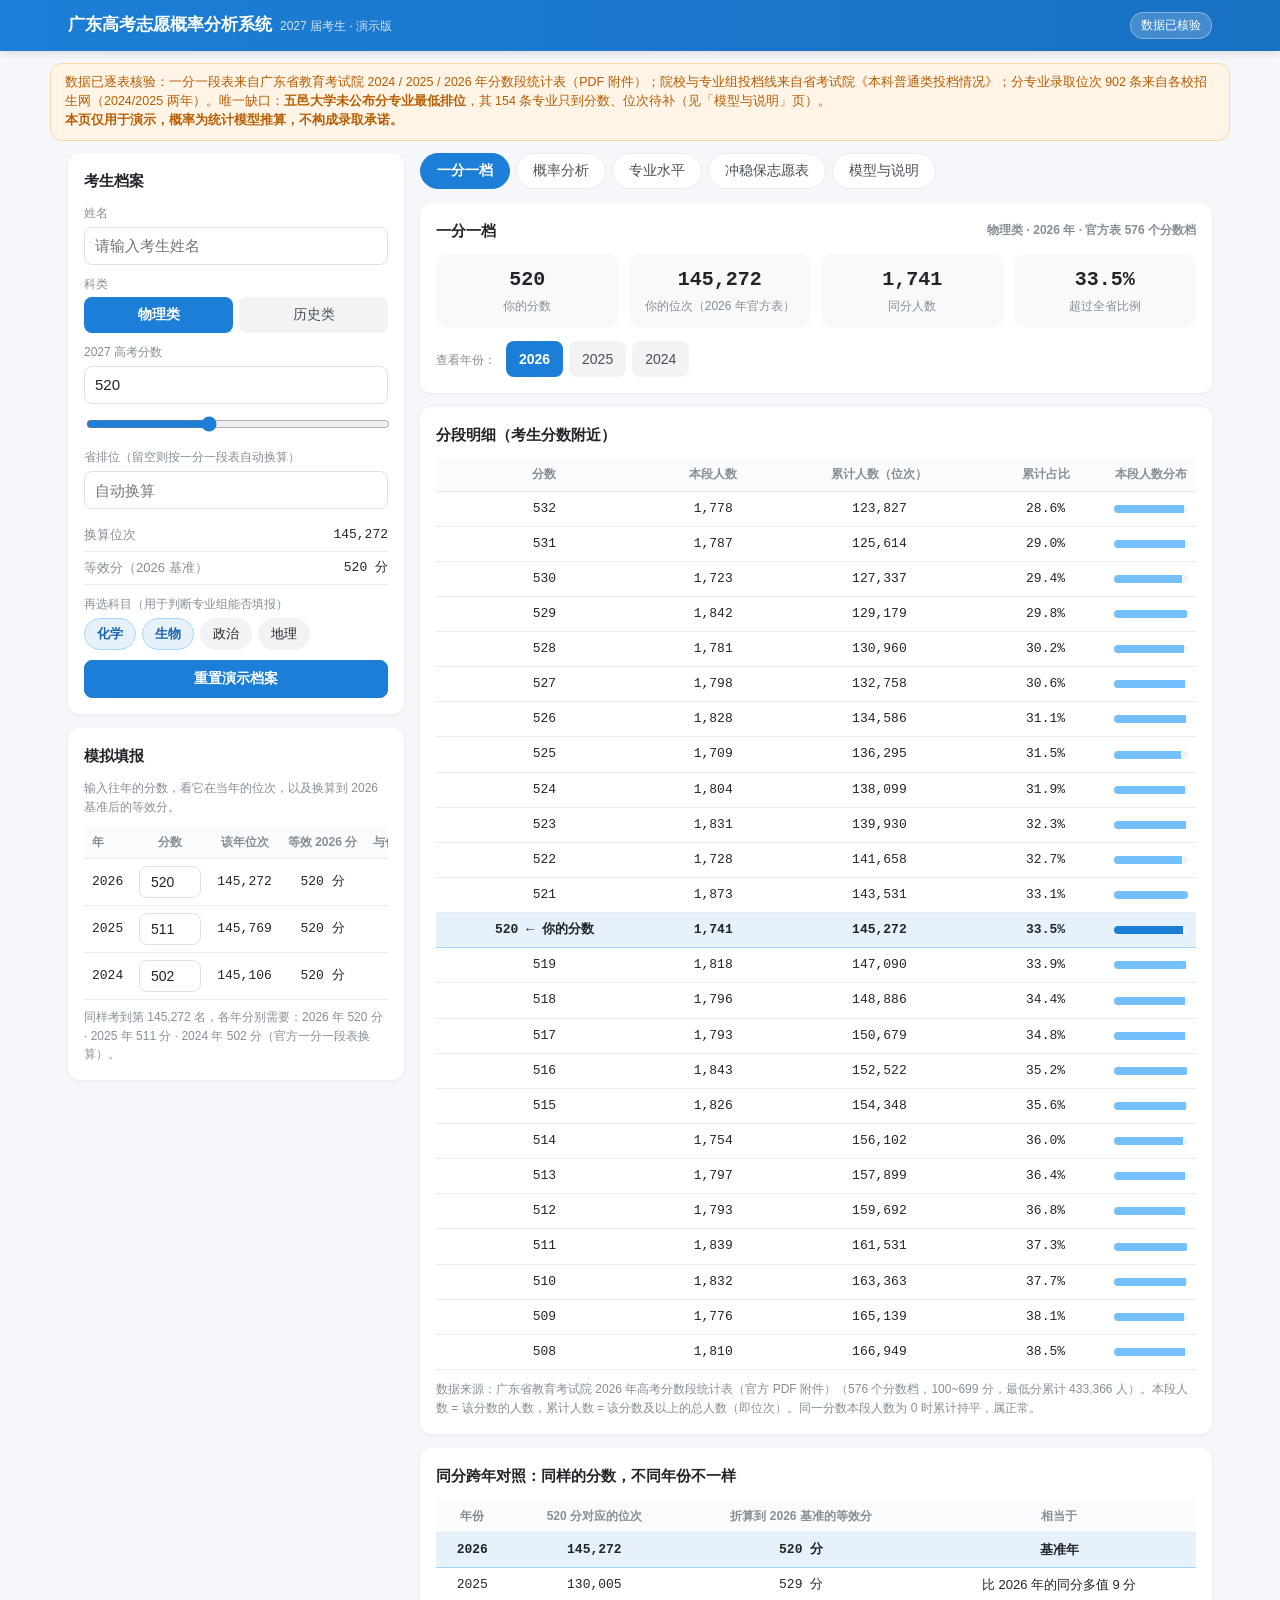
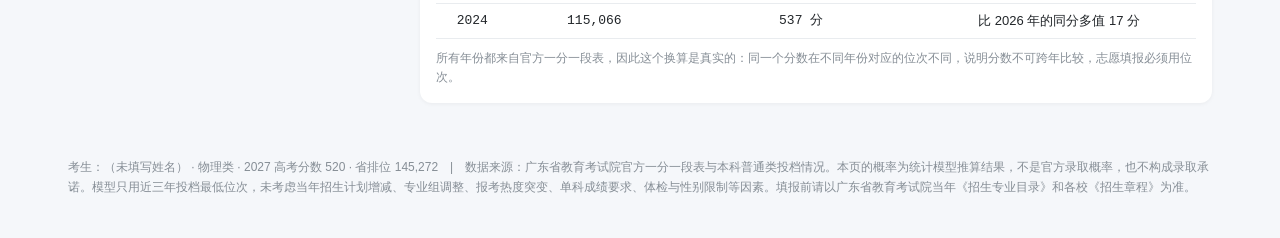
<file: web-demo/probability-demo/index.html>
<!DOCTYPE html>
<html lang="zh-CN">
<head>
<meta charset="utf-8" />
<meta name="viewport" content="width=device-width, initial-scale=1" />
<title>广东高考志愿概率分析系统 · Demo</title>
<link rel="stylesheet" href="styles.css" />
</head>
<body>

<header class="topbar">
  <div class="topbar-inner">
    <div class="brand">广东高考志愿概率分析系统<span class="brand-sub">2027 届考生 · 演示版</span></div>
    <div class="status" id="dataStatus">示例数据</div>
  </div>
</header>

<div class="banner" id="banner"></div>

<main class="app">

  <aside class="side">
    <section class="card">
      <h2>考生档案</h2>
      <label class="field"><span class="lbl">姓名</span>
        <input type="text" id="fName" placeholder="请输入考生姓名" />
      </label>
      <label class="field"><span class="lbl">科类</span>
        <div class="seg">
          <button id="segPhysics" data-type="physics">物理类</button>
          <button id="segHistory" data-type="history">历史类</button>
        </div>
      </label>
      <label class="field"><span class="lbl">2027 高考分数</span>
        <input type="number" id="fScore" min="300" max="750" step="1" />
      </label>
      <input type="range" id="fScoreRange" min="400" max="700" step="1" />
      <label class="field" style="margin-top:10px"><span class="lbl">省排位（留空则按一分一段表自动换算）</span>
        <input type="number" id="fRank" min="1" placeholder="自动换算" />
      </label>
      <div class="kv"><span class="muted">换算位次</span><span class="mono" id="autoRank">—</span></div>
      <div class="kv"><span class="muted">等效分（2026 基准）</span><span class="mono" id="eqScore">—</span></div>
      <label class="field" style="margin-top:10px"><span class="lbl">再选科目（用于判断专业组能否填报）</span>
        <div class="picks" id="picks"></div>
      </label>
      <button class="btn primary" id="resetBtn" style="width:100%">重置演示档案</button>
    </section>

    <section class="card">
      <h2>模拟填报</h2>
      <div class="note" style="margin-bottom:8px">输入往年的分数，看它在当年的位次，以及换算到 2026 基准后的等效分。</div>
      <div class="scrollx">
        <table class="data" id="simTable"></table>
      </div>
      <div class="tiny" style="margin-top:8px" id="simHint"></div>
    </section>
  </aside>

  <div class="content">
    <nav class="tabs" id="tabs">
      <button data-tab="rank" class="on">一分一档</button>
      <button data-tab="prob">概率分析</button>
      <button data-tab="level">专业水平</button>
      <button data-tab="plan">冲稳保志愿表</button>
      <button data-tab="model">模型与说明</button>
    </nav>

    <section id="sec-rank" class="tab-panel">
      <div class="card">
        <h2>一分一档 <span class="tiny" id="rankMeta"></span></h2>
        <div class="stats" id="rankStats"></div>
        <div style="margin-top:14px">
          <span class="tiny">查看年份：</span>
          <span id="yearSeg" class="seg" style="display:inline-flex;width:auto;margin-left:6px"></span>
        </div>
      </div>
      <div class="card">
        <h2>分段明细（考生分数附近）</h2>
        <div class="scrollx"><table class="data" id="rankTable"></table></div>
        <div class="note" style="margin-top:10px" id="rankNote"></div>
      </div>
      <div class="card">
        <h2>同分跨年对照：同样的分数，不同年份不一样</h2>
        <div class="scrollx"><table class="data" id="crossTable"></table></div>
        <div class="note" style="margin-top:10px" id="crossNote"></div>
      </div>
    </section>

    <section id="sec-prob" class="tab-panel hidden">
      <div class="card">
        <h2>录取概率总览 <span class="tiny" id="probMeta"></span></h2>
        <div class="stats" id="probStats"></div>
        <div style="margin-top:12px;display:flex;gap:8px;flex-wrap:wrap;align-items:center">
          <span class="tiny">排序：</span>
          <span class="seg" style="display:inline-flex;width:auto" id="sortSeg">
            <button data-sort="prob" class="on" style="flex:0 0 auto;padding:0 14px">按概率</button>
            <button data-sort="rank" style="flex:0 0 auto;padding:0 14px">按位次</button>
          </span>
          <span class="pick" id="eligibleToggle">只看我的选科能报的专业组</span>
          <span class="pick" id="ordinaryToggle">只看普通组（排除专项/中外合作等）</span>
        </div>
      </div>
      <div id="schoolList"></div>
    </section>

    <section id="sec-level" class="tab-panel hidden">
      <div class="card">
        <h2>专业水平是怎么分层的</h2>
        <div class="legend" id="levelLegend"></div>
        <div class="note" style="margin-top:10px" id="levelExplain"></div>
      </div>
      <div class="card">
        <h2>6 校王牌专业一览</h2>
        <div class="scrollx"><table class="data" id="levelTable"></table></div>
      </div>
      <div class="card">
        <h2>按院校看专业布局</h2>
        <div id="levelBySchool"></div>
      </div>
    </section>

    <section id="sec-plan" class="tab-panel hidden">
      <div class="card">
        <h2>冲稳保填报原则</h2>
        <div id="planPrinciple"></div>
      </div>
      <div class="card">
        <h2>本 Demo 样本生成的参考志愿表</h2>
        <div class="scrollx"><table class="data" id="planTable"></table></div>
        <div class="note" style="margin-top:10px" id="planNote"></div>
      </div>
    </section>

    <section id="sec-model" class="tab-panel hidden">
      <div class="card">
        <h2>概率是怎么算出来的</h2>
        <div id="modelSteps"></div>
      </div>
      <div class="card">
        <h2>波动假设 σ 的影响（敏感性）</h2>
        <div class="scrollx"><table class="data" id="sensTable"></table></div>
        <div class="note" style="margin-top:10px">σ 越大，概率越向 50% 收敛——这是模型的诚实之处：数据不足以支撑“90% 稳上”这种说法时，模型不会给你 90%。</div>
      </div>
      <div class="card">
        <h2>数据与免责</h2>
        <div class="kv"><span class="muted">数据状态</span><span id="srcStatus"></span></div>
        <div class="kv"><span class="muted">数据来源</span><span id="srcText"></span></div>
        <div id="provTable" style="margin-top:12px"></div>
        <div class="note" style="margin-top:10px" id="disclaimer"></div>
      </div>
    </section>
  </div>
</main>

<footer id="footer"></footer>

<script src="lib/model.js"></script>
<script src="data/meta.js"></script>
<script src="data/ranks.js"></script>
<script src="data/schools.js"></script>
<script src="app.js"></script>
</body>
</html>
</file>
<file: web-demo/probability-demo/styles.css>
:root {
  --blue: #1c7ed6; --blue-l: #e7f1fb; --green: #2f9e44; --orange: #e8590c; --red: #c92a2a;
  --gold: #b8860b; --purple: #6741d9; --ink: #212529; --muted: #868e96; --line: #e9ecef;
  --bg: #f5f7fa; --card: #fff; --radius: 12px;
}
* { box-sizing: border-box; }
html, body { margin: 0; padding: 0; }
body {
  background: var(--bg); color: var(--ink); font-size: 14px; line-height: 1.55;
  font-family: -apple-system, BlinkMacSystemFont, "PingFang SC", "Microsoft YaHei", "Helvetica Neue", sans-serif;
}
.mono { font-family: Menlo, Consolas, monospace; font-variant-numeric: tabular-nums; }
.muted { color: var(--muted); }
.tiny { font-size: 12px; color: var(--muted); }
.hidden { display: none !important; }
.right { text-align: right; }
.center { text-align: center; }

/* ---------- 顶栏 ---------- */
.topbar { background: linear-gradient(90deg, #1c7ed6, #1971c2); color: #fff; position: sticky; top: 0; z-index: 50; box-shadow: 0 2px 8px rgba(0,0,0,.12); }
.topbar-inner { max-width: 1180px; margin: 0 auto; padding: 12px 18px; display: flex; align-items: center; justify-content: space-between; gap: 12px; }
.brand { font-size: 17px; font-weight: 600; }
.brand-sub { font-size: 12px; font-weight: 400; opacity: .8; margin-left: 8px; }
.status { font-size: 12px; background: rgba(255,255,255,.18); border: 1px solid rgba(255,255,255,.35); padding: 3px 10px; border-radius: 999px; }

.banner { max-width: 1180px; margin: 12px auto 0; padding: 9px 14px; background: #fff4e6; border: 1px solid #ffd8a8; color: #b85c00; border-radius: var(--radius); font-size: 12.5px; }
.banner.hidden { display: none; }

/* ---------- 布局 ---------- */
.app { max-width: 1180px; margin: 0 auto; padding: 12px 18px 40px; display: grid; grid-template-columns: 336px 1fr; gap: 16px; align-items: start; }
@media (max-width: 900px) { .app { grid-template-columns: 1fr; } .side { position: static !important; } }
.side { position: sticky; top: 62px; }
.content { min-width: 0; }

/* ---------- 卡片 ---------- */
.card { background: var(--card); border-radius: var(--radius); padding: 16px; margin-bottom: 14px; box-shadow: 0 1px 4px rgba(0,0,0,.05); }
.card h2 { font-size: 15px; margin: 0 0 12px; font-weight: 600; display: flex; align-items: center; justify-content: space-between; gap: 8px; }
.card h3 { font-size: 13.5px; margin: 14px 0 8px; font-weight: 600; color: #343a40; }
.card h3:first-child { margin-top: 0; }
.note { font-size: 12px; color: var(--muted); line-height: 1.6; }

/* ---------- 表单 ---------- */
label.field { display: block; margin-bottom: 10px; }
label.field > span.lbl { display: block; font-size: 12px; color: var(--muted); margin-bottom: 4px; }
input[type=text], input[type=number], select {
  width: 100%; height: 38px; border: 1px solid #dee2e6; border-radius: 8px; padding: 0 10px;
  font-size: 15px; font-family: inherit; color: var(--ink); background: #fff;
}
input:focus, select:focus { outline: none; border-color: var(--blue); box-shadow: 0 0 0 3px var(--blue-l); }
input[type=range] { width: 100%; accent-color: var(--blue); }
.seg { display: flex; gap: 6px; }
.seg button { flex: 1; height: 36px; border: 1px solid transparent; border-radius: 8px; background: #f1f3f5; color: #495057; font-size: 14px; cursor: pointer; font-family: inherit; }
.seg button.on { background: var(--blue); color: #fff; font-weight: 600; }
.picks { display: flex; flex-wrap: wrap; gap: 6px; }
.pick { padding: 5px 12px; border-radius: 999px; background: #f1f3f5; font-size: 13px; cursor: pointer; border: 1px solid transparent; }
.pick.on { background: var(--blue-l); border-color: #a5d8ff; color: #1864ab; font-weight: 600; }
.pick.disabled { opacity: .45; cursor: not-allowed; }

/* ---------- 标签页 ---------- */
.tabs { display: flex; gap: 6px; margin-bottom: 12px; overflow-x: auto; padding-bottom: 2px; }
.tabs button {
  flex: 0 0 auto; padding: 8px 16px; border-radius: 999px; border: 1px solid var(--line);
  background: #fff; color: #495057; font-size: 14px; cursor: pointer; font-family: inherit; white-space: nowrap;
}
.tabs button.on { background: var(--blue); border-color: var(--blue); color: #fff; font-weight: 600; }

/* ---------- 概率条 ---------- */
.bar { position: relative; height: 8px; background: #f1f3f5; border-radius: 999px; overflow: hidden; }
.bar > i { position: absolute; left: 0; top: 0; bottom: 0; border-radius: 999px; transition: width .25s; }
.bar.ticks::after {
  content: ''; position: absolute; inset: 0; pointer-events: none;
  background: linear-gradient(to right, transparent calc(30% - 1px), #fff calc(30% - 1px), #fff calc(30% + 1px), transparent calc(30% + 1px)),
              linear-gradient(to right, transparent calc(70% - 1px), #fff calc(70% - 1px), #fff calc(70% + 1px), transparent calc(70% + 1px));
}
.pbig { font-size: 26px; font-weight: 700; line-height: 1.1; }

/* ---------- 徽标 ---------- */
.badge { display: inline-block; padding: 2px 9px; border-radius: 6px; font-size: 12px; font-weight: 600; color: #fff; }
.b-chong { background: var(--orange); } .b-wen { background: var(--blue); } .b-bao { background: var(--green); }
.chip { display: inline-block; padding: 2px 8px; border-radius: 6px; font-size: 11.5px; border: 1px solid; margin: 0 4px 4px 0; }
.chip.gjyl { color: var(--gold); border-color: #f3d9a4; background: #fdf6e3; }
.chip.gjts { color: var(--orange); border-color: #ffd8a8; background: #fff4e6; }
.chip.sjyl { color: var(--blue); border-color: #a5d8ff; background: var(--blue-l); }
.chip.szdxk { color: var(--purple); border-color: #d0bfff; background: #f3f0ff; }
.chip.ssd { color: var(--green); border-color: #b2f2bb; background: #ebfbee; }

/* ---------- 表格 ---------- */
table.data { width: 100%; border-collapse: collapse; font-size: 13px; }
table.data th, table.data td { padding: 7px 8px; border-bottom: 1px solid var(--line); text-align: center; white-space: nowrap; }
table.data th { color: var(--muted); font-weight: 600; font-size: 12px; background: #fafbfc; }
table.data td.l, table.data th.l { text-align: left; }
table.data tr.hl { background: #e7f1fb; font-weight: 600; }
table.data tr.hl td { border-bottom-color: #a5d8ff; }
table.data tr.line-row td { background: #fff9db; color: #a16207; }
.scrollx { overflow-x: auto; }

/* 一分一档 内嵌条形 */
.mini { height: 8px; background: #f1f3f5; border-radius: 4px; overflow: hidden; min-width: 60px; }
.mini > i { display: block; height: 8px; background: #74c0fc; }
tr.hl .mini > i { background: var(--blue); }

/* ---------- 院校卡片 ---------- */
.sch { border: 1px solid var(--line); border-radius: var(--radius); padding: 14px; margin-bottom: 10px; background: #fff; }
.sch.chong { border-left: 4px solid var(--orange); } .sch.wen { border-left: 4px solid var(--blue); } .sch.bao { border-left: 4px solid var(--green); }
.sch-head { display: flex; align-items: flex-start; gap: 12px; cursor: pointer; }
.sch-name { font-size: 16px; font-weight: 600; }
.grp { border-top: 1px dashed var(--line); padding-top: 10px; margin-top: 10px; }
.grp-head { display: flex; align-items: center; gap: 10px; cursor: pointer; }
.major { display: flex; align-items: center; gap: 10px; padding: 7px 0; border-bottom: 1px solid #f8f9fa; }
.major:last-child { border-bottom: none; }
.major-name { font-size: 13.5px; }
.ineligible { opacity: .45; }
.flag { font-size: 11px; color: var(--red); }

/* ---------- 王cards ---------- */
.legend { display: flex; flex-wrap: wrap; gap: 8px; }
.legend > div { flex: 1 1 200px; border: 1px solid var(--line); border-radius: 10px; padding: 10px; }

/* ---------- 其余 ---------- */
.stats { display: flex; gap: 10px; flex-wrap: wrap; }
.stat { flex: 1 1 100px; text-align: center; background: #f8f9fa; border-radius: 10px; padding: 10px 6px; }
.stat b { display: block; font-size: 20px; }
.kv { display: flex; justify-content: space-between; padding: 6px 0; border-bottom: 1px solid var(--line); font-size: 13px; }
.kv:last-child { border-bottom: none; }
.btn { height: 38px; padding: 0 16px; border-radius: 8px; border: 1px solid var(--line); background: #fff; color: var(--ink); cursor: pointer; font-family: inherit; font-size: 14px; }
.btn.primary { background: var(--blue); border-color: var(--blue); color: #fff; font-weight: 600; }
.step { padding: 8px 0 8px 26px; position: relative; font-size: 13px; border-bottom: 1px solid #f8f9fa; }
.step::before { content: attr(data-n); position: absolute; left: 0; top: 8px; width: 18px; height: 18px; border-radius: 50%; background: var(--blue); color: #fff; font-size: 11px; text-align: center; line-height: 18px; }
footer { max-width: 1180px; margin: 0 auto; padding: 0 18px 40px; font-size: 12px; color: var(--muted); line-height: 1.7; }
@media print { .topbar, .tabs, .side { display: none; } }
</file>
